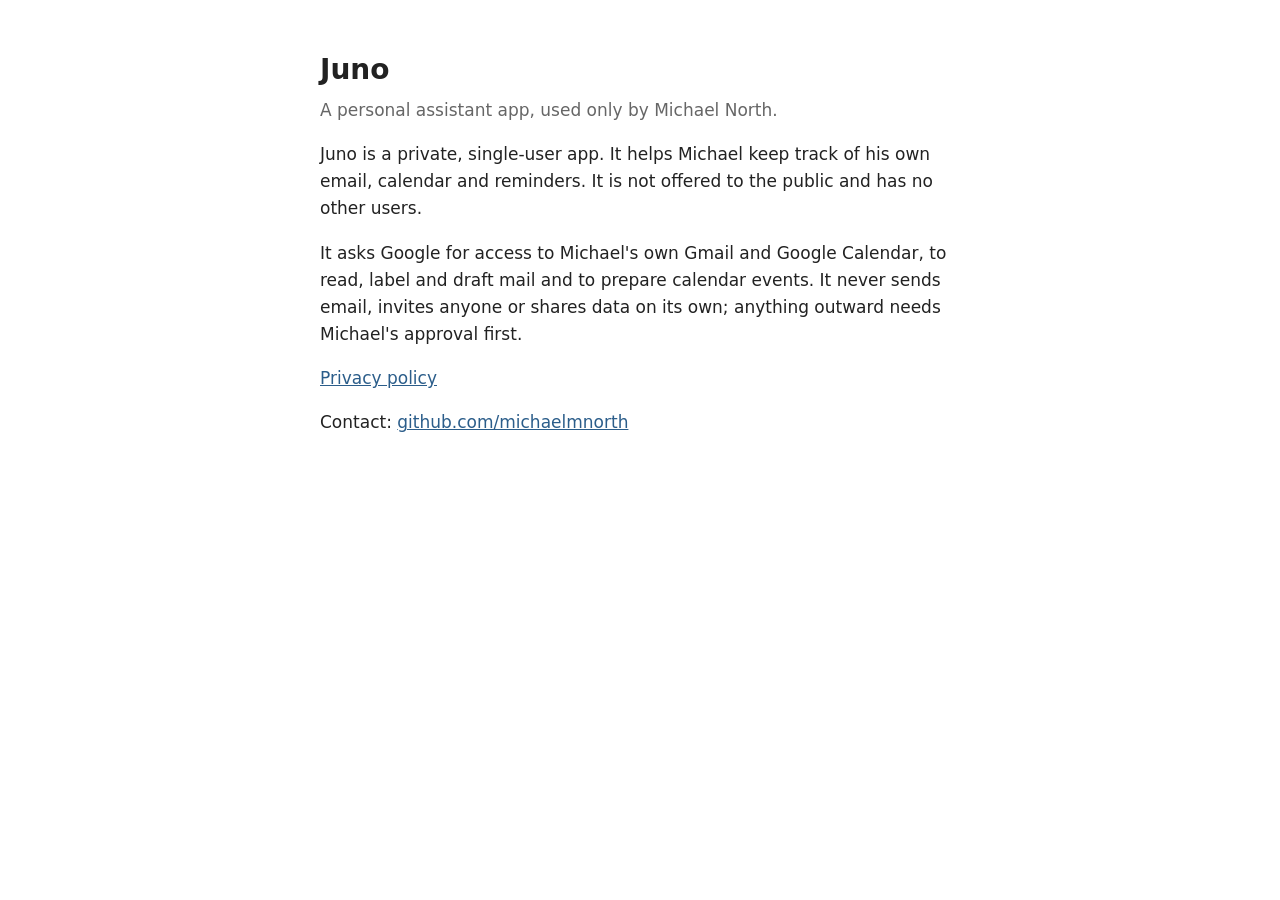
<file: docs/index.html>
<!doctype html>
<html lang="en">
<head>
<meta charset="utf-8">
<meta name="viewport" content="width=device-width, initial-scale=1">
<title>Juno</title>
<style>
  body { font: 17px/1.6 system-ui, sans-serif; max-width: 640px; margin: 48px auto; padding: 0 16px; color: #222; background: #fff; }
  h1 { font-size: 28px; margin-bottom: 4px; }
  p.sub { color: #666; margin-top: 0; }
  a { color: #2b5d8a; }
</style>
</head>
<body>
<h1>Juno</h1>
<p class="sub">A personal assistant app, used only by Michael North.</p>
<p>Juno is a private, single-user app. It helps Michael keep track of his own email, calendar and reminders. It is
not offered to the public and has no other users.</p>
<p>It asks Google for access to Michael's own Gmail and Google Calendar, to read, label and draft mail and to
prepare calendar events. It never sends email, invites anyone or shares data on its own; anything outward needs
Michael's approval first.</p>
<p><a href="privacy.html">Privacy policy</a></p>
<p>Contact: <a href="https://github.com/michaelmnorth">github.com/michaelmnorth</a></p>
</body>
</html>
</file>
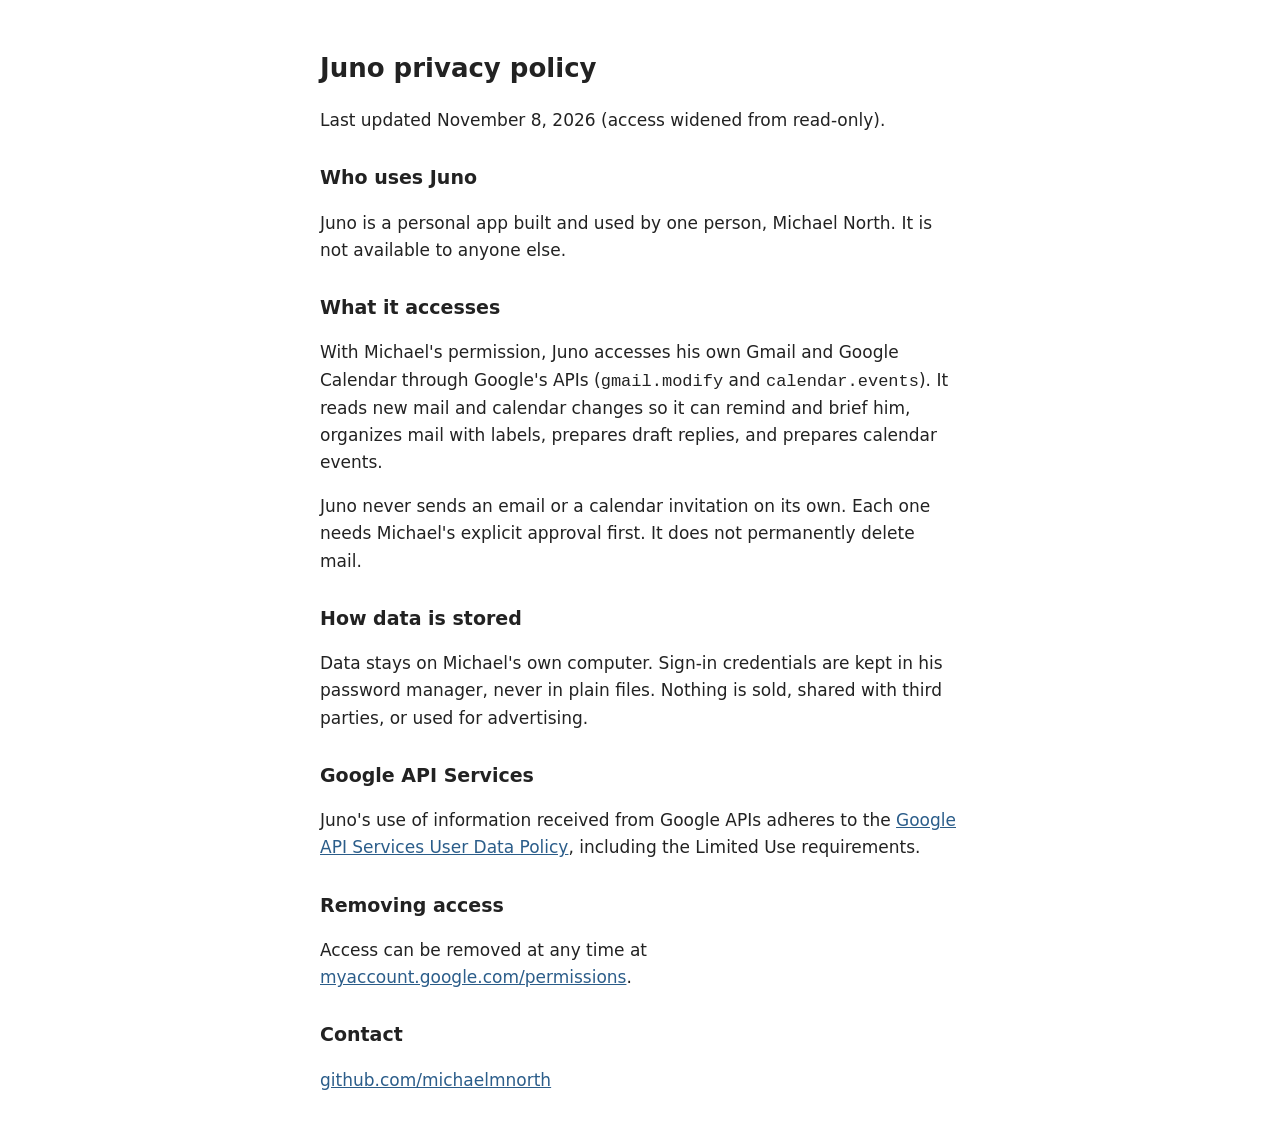
<file: docs/privacy.html>
<!doctype html>
<html lang="en">
<head>
<meta charset="utf-8">
<meta name="viewport" content="width=device-width, initial-scale=1">
<title>Juno privacy policy</title>
<style>
  body { font: 17px/1.6 system-ui, sans-serif; max-width: 640px; margin: 48px auto; padding: 0 16px; color: #222; background: #fff; }
  h1 { font-size: 26px; }
  h2 { font-size: 19px; margin-top: 28px; }
  a { color: #2b5d8a; }
</style>
</head>
<body>
<h1>Juno privacy policy</h1>
<p>Last updated November 8, 2026 (access widened from read-only).</p>

<h2>Who uses Juno</h2>
<p>Juno is a personal app built and used by one person, Michael North. It is not available to anyone else.</p>

<h2>What it accesses</h2>
<p>With Michael's permission, Juno accesses his own Gmail and Google Calendar through Google's APIs
(<code>gmail.modify</code> and <code>calendar.events</code>). It reads new mail and calendar changes so it can remind
and brief him, organizes mail with labels, prepares draft replies, and prepares calendar events.</p>
<p>Juno never sends an email or a calendar invitation on its own. Each one needs Michael's explicit approval first.
It does not permanently delete mail.</p>

<h2>How data is stored</h2>
<p>Data stays on Michael's own computer. Sign-in credentials are kept in his password manager, never in plain
files. Nothing is sold, shared with third parties, or used for advertising.</p>

<h2>Google API Services</h2>
<p>Juno's use of information received from Google APIs adheres to the
<a href="https://developers.google.com/terms/api-services-user-data-policy">Google API Services User Data Policy</a>,
including the Limited Use requirements.</p>

<h2>Removing access</h2>
<p>Access can be removed at any time at <a href="https://myaccount.google.com/permissions">myaccount.google.com/permissions</a>.</p>

<h2>Contact</h2>
<p><a href="https://github.com/michaelmnorth">github.com/michaelmnorth</a></p>
</body>
</html>
</file>
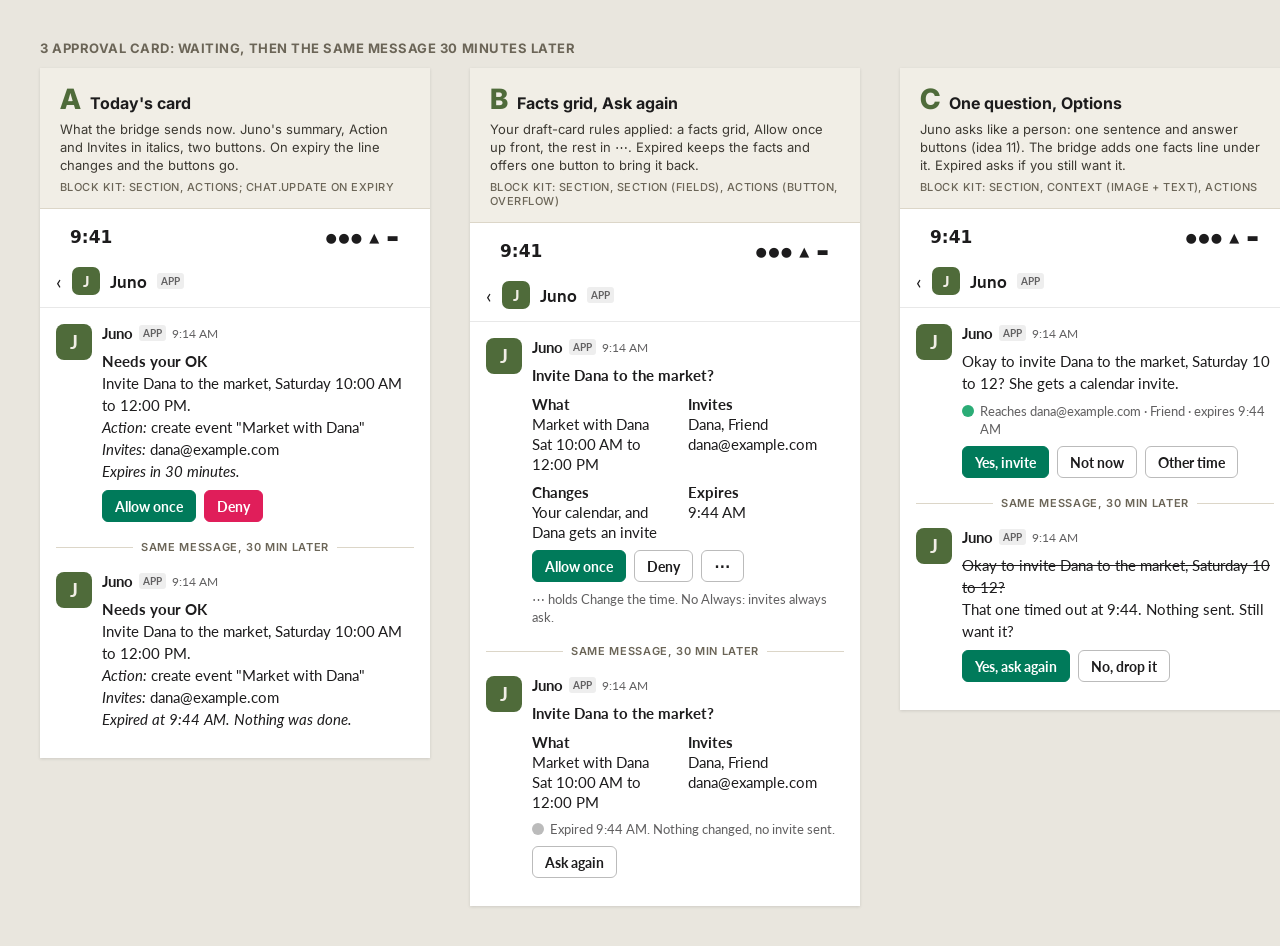
<file: docs/design/3-approval.html>
<!doctype html>
<html><head><meta charset="utf-8"><title>3 Approval card</title><link rel="stylesheet" href="kit.css"></head>
<body>
<div class="lbl">3 Approval card: waiting, then the same message 30 minutes later</div>
<div class="row">

<!-- A -->
<div class="phone">
  <div class="note"><div class="top"><div class="letter">A</div><div class="title">Today's card</div></div>
    <div class="idea">What the bridge sends now. Juno's summary, Action and Invites in italics, two buttons. On expiry the line changes and the buttons go.</div>
    <div class="kit">Block Kit: section, actions; chat.update on expiry</div></div>
  <div class="chrome"></div>
  <div class="msgs">
    <div class="msg" data-juno="9:14 AM"><div class="body">
      <div class="s"><b>Needs your OK</b><br>Invite Dana to the market, Saturday 10:00 AM to 12:00 PM.<br><i>Action:</i> create event "Market with Dana"<br><i>Invites:</i> dana@example.com<br><i>Expires in 30 minutes.</i></div>
      <div class="acts"><span class="btn p">Allow once</span><span class="btn d">Deny</span></div>
    </div></div>
    <div class="state">Same message, 30 min later</div>
    <div class="msg" data-juno="9:14 AM"><div class="body">
      <div class="s"><b>Needs your OK</b><br>Invite Dana to the market, Saturday 10:00 AM to 12:00 PM.<br><i>Action:</i> create event "Market with Dana"<br><i>Invites:</i> dana@example.com<br><i>Expired at 9:44 AM. Nothing was done.</i></div>
    </div></div>
  </div>
</div>

<!-- B -->
<div class="phone">
  <div class="note"><div class="top"><div class="letter">B</div><div class="title">Facts grid, Ask again</div></div>
    <div class="idea">Your draft-card rules applied: a facts grid, Allow once up front, the rest in ⋯. Expired keeps the facts and offers one button to bring it back.</div>
    <div class="kit">Block Kit: section, section (fields), actions (button, overflow)</div></div>
  <div class="chrome"></div>
  <div class="msgs">
    <div class="msg" data-juno="9:14 AM"><div class="body">
      <div class="s"><b>Invite Dana to the market?</b></div>
      <div class="fields">
        <div><b>What</b><br>Market with Dana<br>Sat 10:00 AM to 12:00 PM</div>
        <div><b>Invites</b><br>Dana, Friend<br>dana@example.com</div>
        <div><b>Changes</b><br>Your calendar, and Dana gets an invite</div>
        <div><b>Expires</b><br>9:44 AM</div>
      </div>
      <div class="acts"><span class="btn p">Allow once</span><span class="btn">Deny</span><span class="btn o">⋯</span></div>
      <div class="ctx">⋯ holds Change the time. No Always: invites always ask.</div>
    </div></div>
    <div class="state">Same message, 30 min later</div>
    <div class="msg" data-juno="9:14 AM"><div class="body">
      <div class="s"><b>Invite Dana to the market?</b></div>
      <div class="fields">
        <div><b>What</b><br>Market with Dana<br>Sat 10:00 AM to 12:00 PM</div>
        <div><b>Invites</b><br>Dana, Friend<br>dana@example.com</div>
      </div>
      <div class="ctx"><span class="dot gr"></span><span>Expired 9:44 AM. Nothing changed, no invite sent.</span></div>
      <div class="acts"><span class="btn">Ask again</span></div>
    </div></div>
  </div>
</div>

<!-- C -->
<div class="phone">
  <div class="note"><div class="top"><div class="letter">C</div><div class="title">One question, Options</div></div>
    <div class="idea">Juno asks like a person: one sentence and answer buttons (idea 11). The bridge adds one facts line under it. Expired asks if you still want it.</div>
    <div class="kit">Block Kit: section, context (image + text), actions</div></div>
  <div class="chrome"></div>
  <div class="msgs">
    <div class="msg" data-juno="9:14 AM"><div class="body">
      <div class="s">Okay to invite Dana to the market, Saturday 10 to 12? She gets a calendar invite.</div>
      <div class="ctx"><span class="dot g"></span><span>Reaches dana@example.com · Friend · expires 9:44 AM</span></div>
      <div class="acts"><span class="btn p">Yes, invite</span><span class="btn">Not now</span><span class="btn">Other time</span></div>
    </div></div>
    <div class="state">Same message, 30 min later</div>
    <div class="msg" data-juno="9:14 AM"><div class="body">
      <div class="s"><s>Okay to invite Dana to the market, Saturday 10 to 12?</s><br>That one timed out at 9:44. Nothing sent. Still want it?</div>
      <div class="acts"><span class="btn p">Yes, ask again</span><span class="btn">No, drop it</span></div>
    </div></div>
  </div>
</div>

<!-- D -->
<div class="phone">
  <div class="note"><div class="top"><div class="letter">D</div><div class="title">Grouped</div></div>
    <div class="idea">When a sweep needs several OKs, one card with a row each. Each row has its own button. Expired rows say so; the others stay live.</div>
    <div class="kit">Block Kit: section + button per row, context, actions</div></div>
  <div class="chrome"></div>
  <div class="msgs">
    <div class="msg" data-juno="9:14 AM"><div class="body">
      <div class="s"><b>3 things want your OK</b></div>
      <div class="sec"><div class="grow"><div class="s">Invite Dana to the market, Sat 10 to 12</div><div class="ctx">Dana, Friend · expires 9:44</div></div><span class="btn p">Allow</span></div>
      <div class="sec"><div class="grow"><div class="s">Move the dentist to Thu 3:00 PM</div><div class="ctx">Changes 1 event · expires 9:44</div></div><span class="btn p">Allow</span></div>
      <div class="sec"><div class="grow"><div class="s">Install a new agent: receipt sorter</div><div class="ctx">Adds files to .claude/agents · no expiry</div></div><span class="btn">Review</span></div>
      <div class="acts"><span class="btn">Deny all</span></div>
    </div></div>
    <div class="state">Same message, 30 min later</div>
    <div class="msg" data-juno="9:14 AM"><div class="body">
      <div class="s"><b>1 thing still wants your OK</b></div>
      <div class="sec"><div class="grow"><div class="s"><s>Invite Dana to the market</s></div><div class="ctx">Expired 9:44. Nothing sent.</div></div><span class="btn">Ask again</span></div>
      <div class="sec"><div class="grow"><div class="s"><s>Move the dentist</s></div><div class="ctx">Expired 9:44. Nothing changed.</div></div><span class="btn">Ask again</span></div>
      <div class="sec"><div class="grow"><div class="s">Install a new agent: receipt sorter</div><div class="ctx">Adds files to .claude/agents · no expiry</div></div><span class="btn">Review</span></div>
    </div></div>
  </div>
</div>

</div>
<script src="chrome.js"></script>
</body></html>
</file>
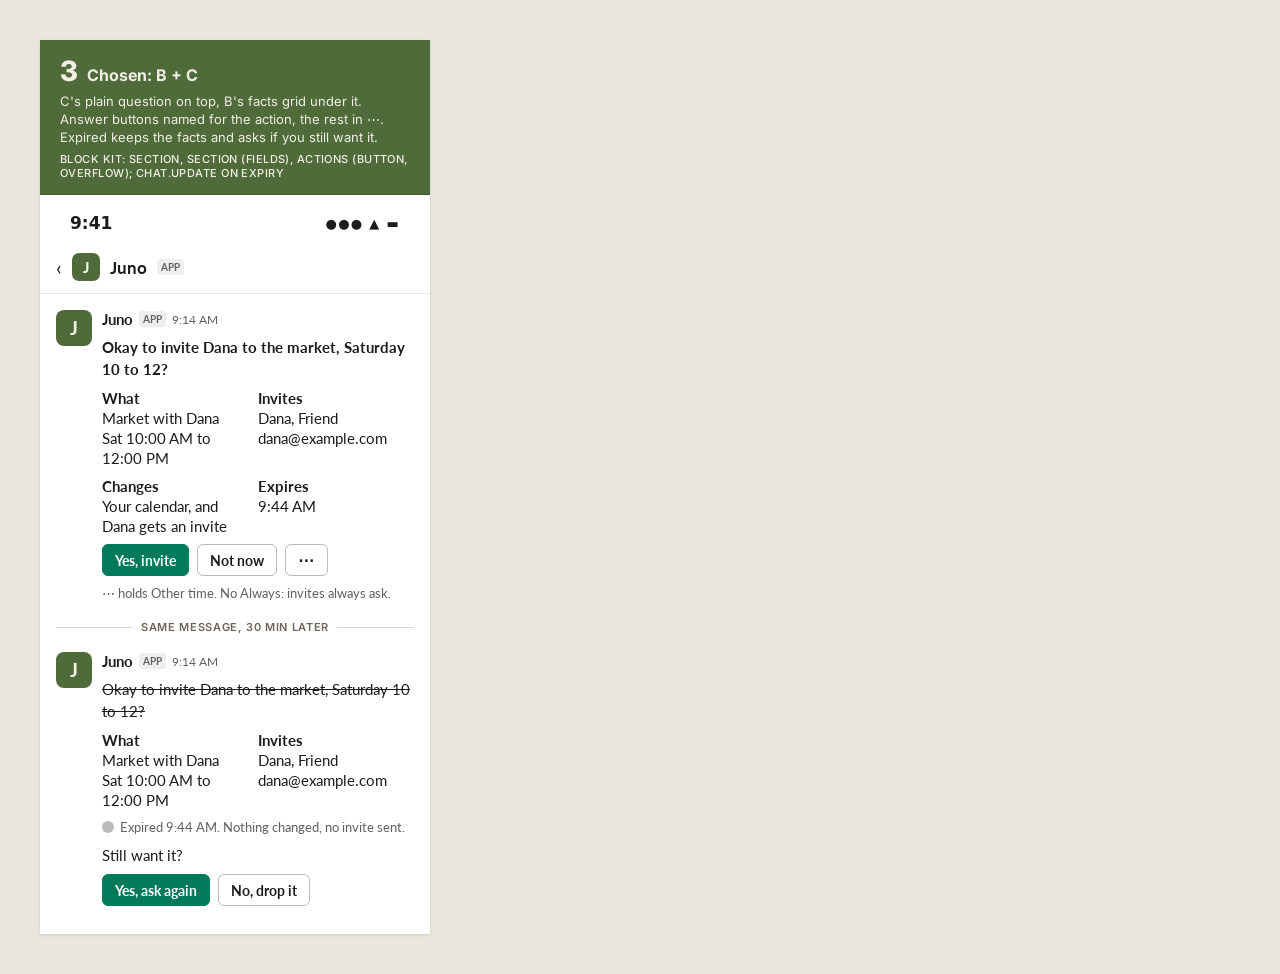
<file: docs/design/3-chosen.html>
<!doctype html>
<html><head><meta charset="utf-8"><title>3 Approval card, chosen</title><link rel="stylesheet" href="kit.css"></head>
<body>
<div class="row">
<div class="phone">
  <div class="note chosen"><div class="top"><div class="letter">3</div><div class="title">Chosen: B + C</div></div>
    <div class="idea">C's plain question on top, B's facts grid under it. Answer buttons named for the action, the rest in ⋯. Expired keeps the facts and asks if you still want it.</div>
    <div class="kit">Block Kit: section, section (fields), actions (button, overflow); chat.update on expiry</div></div>
  <div class="chrome"></div>
  <div class="msgs">
    <div class="msg" data-juno="9:14 AM"><div class="body">
      <div class="s"><b>Okay to invite Dana to the market, Saturday 10 to 12?</b></div>
      <div class="fields">
        <div><b>What</b><br>Market with Dana<br>Sat 10:00 AM to 12:00 PM</div>
        <div><b>Invites</b><br>Dana, Friend<br>dana@example.com</div>
        <div><b>Changes</b><br>Your calendar, and Dana gets an invite</div>
        <div><b>Expires</b><br>9:44 AM</div>
      </div>
      <div class="acts"><span class="btn p">Yes, invite</span><span class="btn">Not now</span><span class="btn o">⋯</span></div>
      <div class="ctx">⋯ holds Other time. No Always: invites always ask.</div>
    </div></div>
    <div class="state">Same message, 30 min later</div>
    <div class="msg" data-juno="9:14 AM"><div class="body">
      <div class="s"><s>Okay to invite Dana to the market, Saturday 10 to 12?</s></div>
      <div class="fields">
        <div><b>What</b><br>Market with Dana<br>Sat 10:00 AM to 12:00 PM</div>
        <div><b>Invites</b><br>Dana, Friend<br>dana@example.com</div>
      </div>
      <div class="ctx"><span class="dot gr"></span><span>Expired 9:44 AM. Nothing changed, no invite sent.</span></div>
      <div class="s">Still want it?</div>
      <div class="acts"><span class="btn p">Yes, ask again</span><span class="btn">No, drop it</span></div>
    </div></div>
  </div>
</div>
</div>
<script src="chrome.js"></script>
</body></html>
</file>
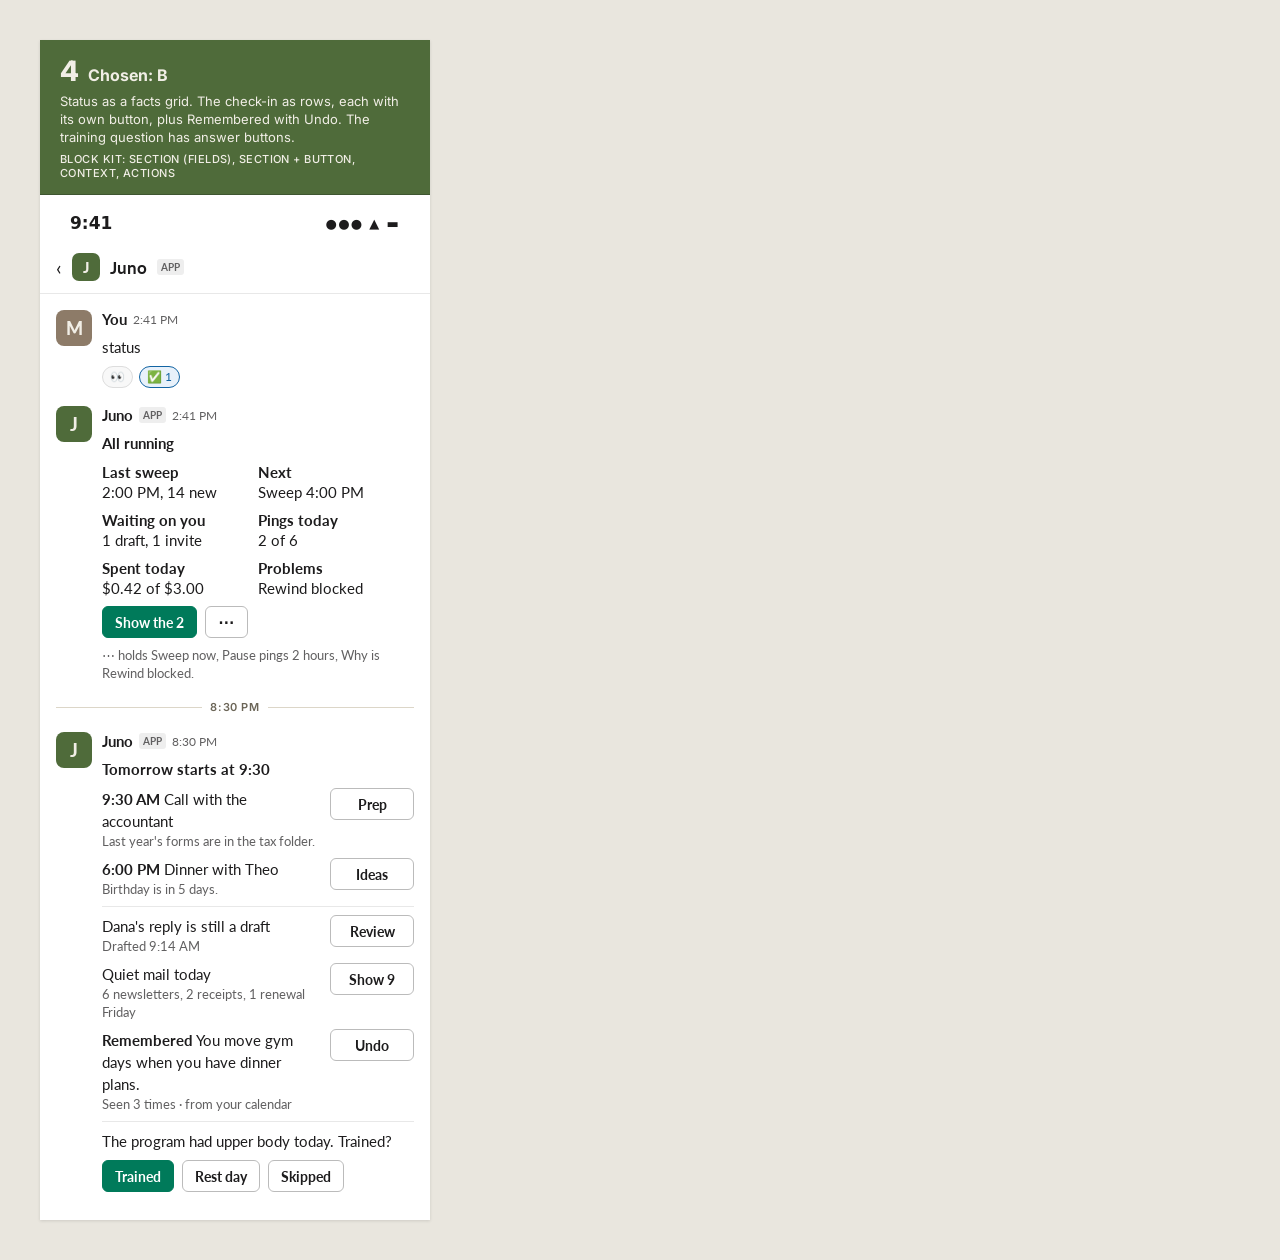
<file: docs/design/4-chosen.html>
<!doctype html>
<html><head><meta charset="utf-8"><title>4 Status and check-in, chosen</title><link rel="stylesheet" href="kit.css"></head>
<body>
<div class="row">
<!-- B -->
<div class="phone">
  <div class="note chosen"><div class="top"><div class="letter">4</div><div class="title">Chosen: B</div></div>
    <div class="idea">Status as a facts grid. The check-in as rows, each with its own button, plus Remembered with Undo. The training question has answer buttons.</div>
    <div class="kit">Block Kit: section (fields), section + button, context, actions</div></div>
  <div class="chrome"></div>
  <div class="msgs">
    <div class="msg" data-me="2:41 PM"><div class="body"><div class="s">status</div>
      <div class="reacts"><span class="react">👀</span><span class="react on">✅ 1</span></div></div></div>
    <div class="msg" data-juno="2:41 PM"><div class="body">
      <div class="s"><b>All running</b></div>
      <div class="fields">
        <div><b>Last sweep</b><br>2:00 PM, 14 new</div>
        <div><b>Next</b><br>Sweep 4:00 PM</div>
        <div><b>Waiting on you</b><br>1 draft, 1 invite</div>
        <div><b>Pings today</b><br>2 of 6</div>
        <div><b>Spent today</b><br>$0.42 of $3.00</div>
        <div><b>Problems</b><br>Rewind blocked</div>
      </div>
      <div class="acts"><span class="btn p">Show the 2</span><span class="btn o">⋯</span></div>
      <div class="ctx">⋯ holds Sweep now, Pause pings 2 hours, Why is Rewind blocked.</div>
    </div></div>
    <div class="state">8:30 PM</div>
    <div class="msg" data-juno="8:30 PM"><div class="body">
      <div class="s"><b>Tomorrow starts at 9:30</b></div>
      <div class="sec"><div class="grow"><div class="s"><b>9:30 AM</b> Call with the accountant</div><div class="ctx">Last year's forms are in the tax folder.</div></div><span class="btn">Prep</span></div>
      <div class="sec"><div class="grow"><div class="s"><b>6:00 PM</b> Dinner with Theo</div><div class="ctx">Birthday is in 5 days.</div></div><span class="btn">Ideas</span></div>
      <div class="div"></div>
      <div class="sec"><div class="grow"><div class="s">Dana's reply is still a draft</div><div class="ctx">Drafted 9:14 AM</div></div><span class="btn">Review</span></div>
      <div class="sec"><div class="grow"><div class="s">Quiet mail today</div><div class="ctx">6 newsletters, 2 receipts, 1 renewal Friday</div></div><span class="btn">Show 9</span></div>
      <div class="sec"><div class="grow"><div class="s"><b>Remembered</b> You move gym days when you have dinner plans.</div><div class="ctx">Seen 3 times · from your calendar</div></div><span class="btn">Undo</span></div>
      <div class="div"></div>
      <div class="s">The program had upper body today. Trained?</div>
      <div class="acts"><span class="btn p">Trained</span><span class="btn">Rest day</span><span class="btn">Skipped</span></div>
    </div></div>
  </div>
</div>

</div>
<script src="chrome.js"></script>
</body></html>
</file>
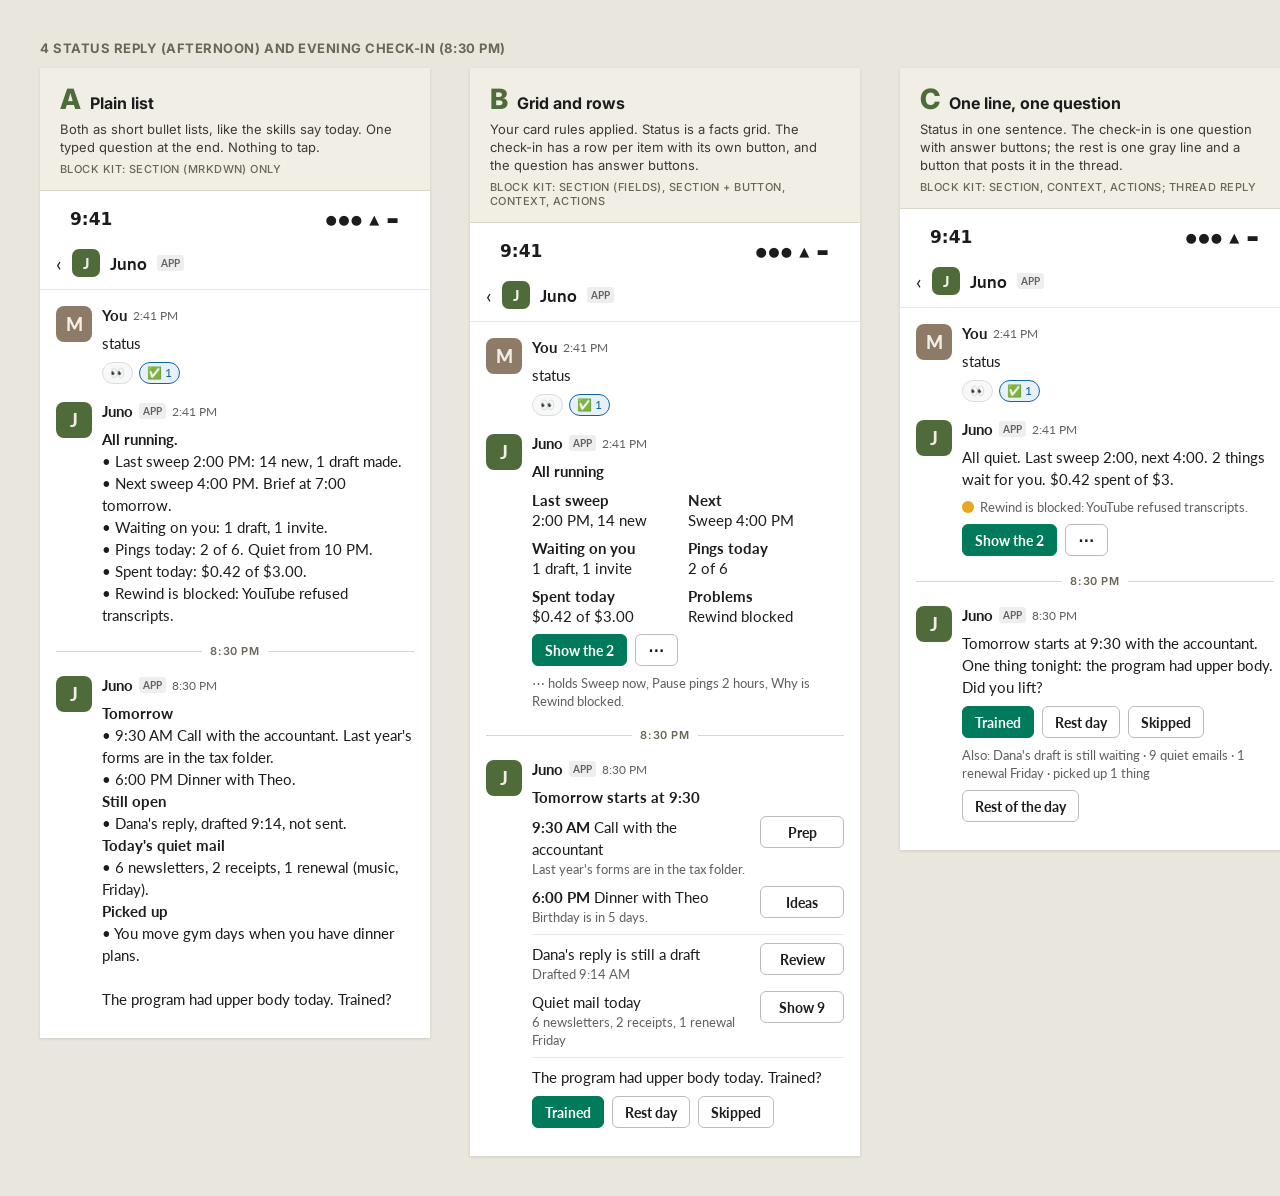
<file: docs/design/4-status-checkin.html>
<!doctype html>
<html><head><meta charset="utf-8"><title>4 Status and evening check-in</title><link rel="stylesheet" href="kit.css"></head>
<body>
<div class="lbl">4 Status reply (afternoon) and evening check-in (8:30 PM)</div>
<div class="row">

<!-- A -->
<div class="phone">
  <div class="note"><div class="top"><div class="letter">A</div><div class="title">Plain list</div></div>
    <div class="idea">Both as short bullet lists, like the skills say today. One typed question at the end. Nothing to tap.</div>
    <div class="kit">Block Kit: section (mrkdwn) only</div></div>
  <div class="chrome"></div>
  <div class="msgs">
    <div class="msg" data-me="2:41 PM"><div class="body"><div class="s">status</div>
      <div class="reacts"><span class="react">👀</span><span class="react on">✅ 1</span></div></div></div>
    <div class="msg" data-juno="2:41 PM"><div class="body">
      <div class="s"><b>All running.</b><br>• Last sweep 2:00 PM: 14 new, 1 draft made.<br>• Next sweep 4:00 PM. Brief at 7:00 tomorrow.<br>• Waiting on you: 1 draft, 1 invite.<br>• Pings today: 2 of 6. Quiet from 10 PM.<br>• Spent today: $0.42 of $3.00.<br>• Rewind is blocked: YouTube refused transcripts.</div>
    </div></div>
    <div class="state">8:30 PM</div>
    <div class="msg" data-juno="8:30 PM"><div class="body">
      <div class="s"><b>Tomorrow</b><br>• 9:30 AM Call with the accountant. Last year's forms are in the tax folder.<br>• 6:00 PM Dinner with Theo.<br><b>Still open</b><br>• Dana's reply, drafted 9:14, not sent.<br><b>Today's quiet mail</b><br>• 6 newsletters, 2 receipts, 1 renewal (music, Friday).<br><b>Picked up</b><br>• You move gym days when you have dinner plans.<br><br>The program had upper body today. Trained?</div>
    </div></div>
  </div>
</div>

<!-- B -->
<div class="phone">
  <div class="note"><div class="top"><div class="letter">B</div><div class="title">Grid and rows</div></div>
    <div class="idea">Your card rules applied. Status is a facts grid. The check-in has a row per item with its own button, and the question has answer buttons.</div>
    <div class="kit">Block Kit: section (fields), section + button, context, actions</div></div>
  <div class="chrome"></div>
  <div class="msgs">
    <div class="msg" data-me="2:41 PM"><div class="body"><div class="s">status</div>
      <div class="reacts"><span class="react">👀</span><span class="react on">✅ 1</span></div></div></div>
    <div class="msg" data-juno="2:41 PM"><div class="body">
      <div class="s"><b>All running</b></div>
      <div class="fields">
        <div><b>Last sweep</b><br>2:00 PM, 14 new</div>
        <div><b>Next</b><br>Sweep 4:00 PM</div>
        <div><b>Waiting on you</b><br>1 draft, 1 invite</div>
        <div><b>Pings today</b><br>2 of 6</div>
        <div><b>Spent today</b><br>$0.42 of $3.00</div>
        <div><b>Problems</b><br>Rewind blocked</div>
      </div>
      <div class="acts"><span class="btn p">Show the 2</span><span class="btn o">⋯</span></div>
      <div class="ctx">⋯ holds Sweep now, Pause pings 2 hours, Why is Rewind blocked.</div>
    </div></div>
    <div class="state">8:30 PM</div>
    <div class="msg" data-juno="8:30 PM"><div class="body">
      <div class="s"><b>Tomorrow starts at 9:30</b></div>
      <div class="sec"><div class="grow"><div class="s"><b>9:30 AM</b> Call with the accountant</div><div class="ctx">Last year's forms are in the tax folder.</div></div><span class="btn">Prep</span></div>
      <div class="sec"><div class="grow"><div class="s"><b>6:00 PM</b> Dinner with Theo</div><div class="ctx">Birthday is in 5 days.</div></div><span class="btn">Ideas</span></div>
      <div class="div"></div>
      <div class="sec"><div class="grow"><div class="s">Dana's reply is still a draft</div><div class="ctx">Drafted 9:14 AM</div></div><span class="btn">Review</span></div>
      <div class="sec"><div class="grow"><div class="s">Quiet mail today</div><div class="ctx">6 newsletters, 2 receipts, 1 renewal Friday</div></div><span class="btn">Show 9</span></div>
      <div class="div"></div>
      <div class="s">The program had upper body today. Trained?</div>
      <div class="acts"><span class="btn p">Trained</span><span class="btn">Rest day</span><span class="btn">Skipped</span></div>
    </div></div>
  </div>
</div>

<!-- C -->
<div class="phone">
  <div class="note"><div class="top"><div class="letter">C</div><div class="title">One line, one question</div></div>
    <div class="idea">Status in one sentence. The check-in is one question with answer buttons; the rest is one gray line and a button that posts it in the thread.</div>
    <div class="kit">Block Kit: section, context, actions; thread reply</div></div>
  <div class="chrome"></div>
  <div class="msgs">
    <div class="msg" data-me="2:41 PM"><div class="body"><div class="s">status</div>
      <div class="reacts"><span class="react">👀</span><span class="react on">✅ 1</span></div></div></div>
    <div class="msg" data-juno="2:41 PM"><div class="body">
      <div class="s">All quiet. Last sweep 2:00, next 4:00. 2 things wait for you. $0.42 spent of $3.</div>
      <div class="ctx"><span class="dot a"></span><span>Rewind is blocked: YouTube refused transcripts.</span></div>
      <div class="acts"><span class="btn p">Show the 2</span><span class="btn o">⋯</span></div>
    </div></div>
    <div class="state">8:30 PM</div>
    <div class="msg" data-juno="8:30 PM"><div class="body">
      <div class="s">Tomorrow starts at 9:30 with the accountant. One thing tonight: the program had upper body. Did you lift?</div>
      <div class="acts"><span class="btn p">Trained</span><span class="btn">Rest day</span><span class="btn">Skipped</span></div>
      <div class="ctx">Also: Dana's draft is still waiting · 9 quiet emails · 1 renewal Friday · picked up 1 thing</div>
      <div class="acts"><span class="btn">Rest of the day</span></div>
    </div></div>
  </div>
</div>

</div>
<script src="chrome.js"></script>
</body></html>
</file>
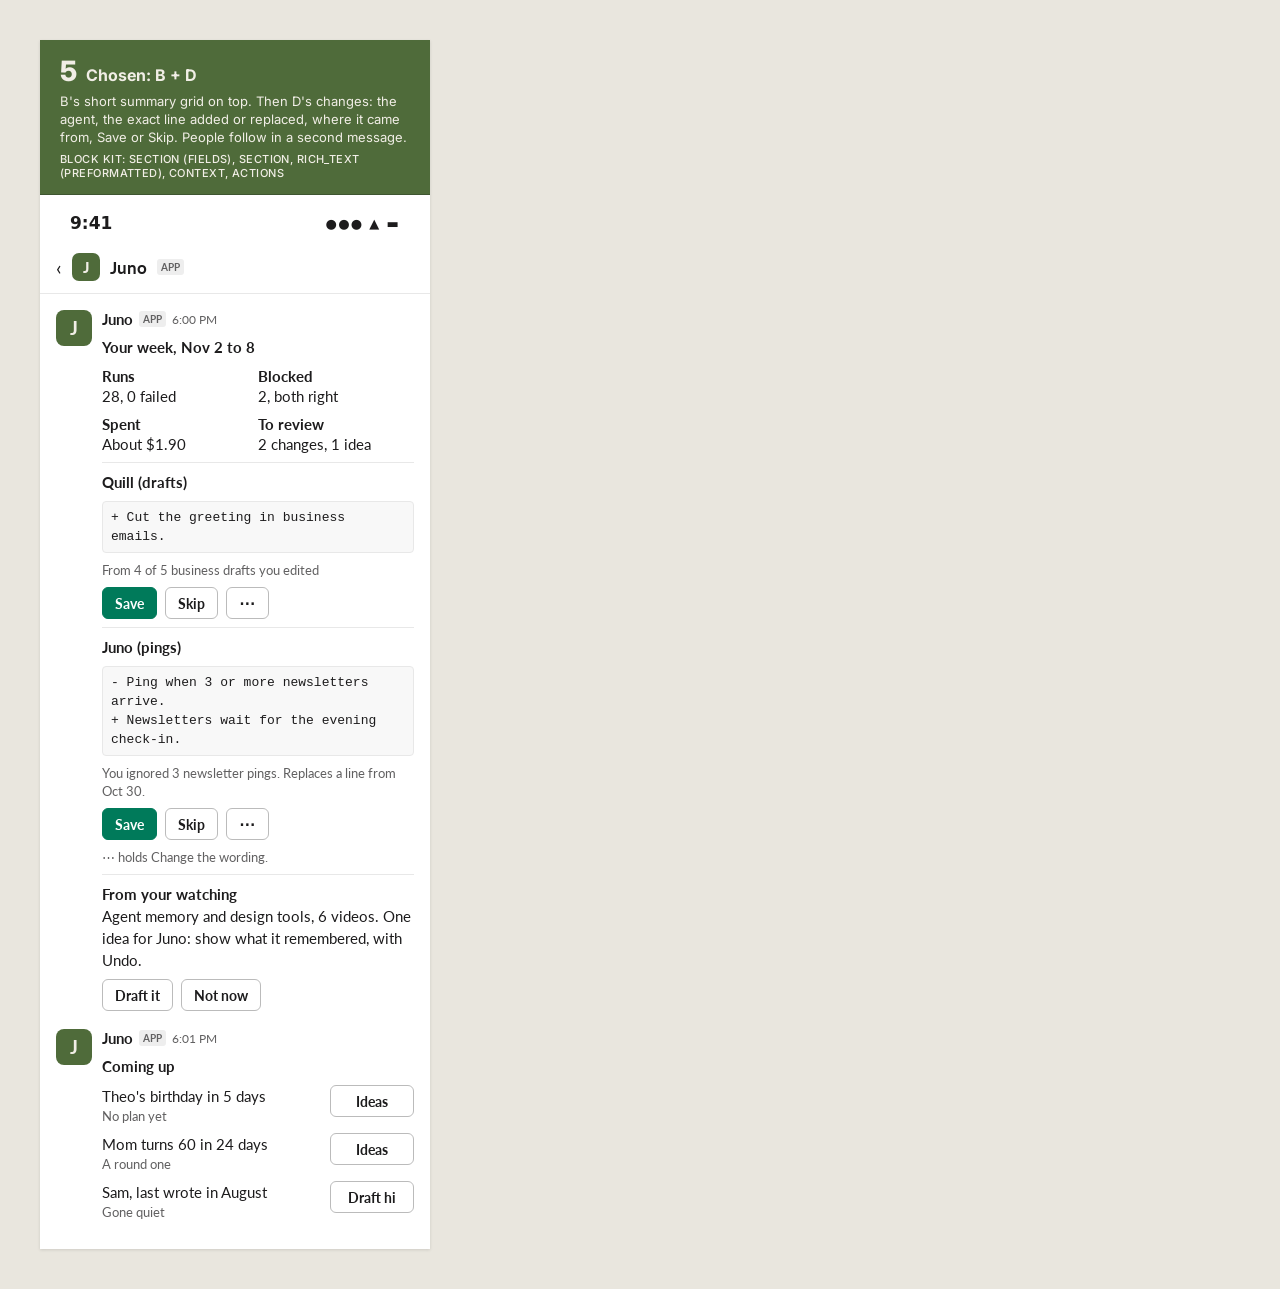
<file: docs/design/5-chosen.html>
<!doctype html>
<html><head><meta charset="utf-8"><title>5 Sunday reflection, chosen</title><link rel="stylesheet" href="kit.css"></head>
<body>
<div class="row">
<div class="phone">
  <div class="note chosen"><div class="top"><div class="letter">5</div><div class="title">Chosen: B + D</div></div>
    <div class="idea">B's short summary grid on top. Then D's changes: the agent, the exact line added or replaced, where it came from, Save or Skip. People follow in a second message.</div>
    <div class="kit">Block Kit: section (fields), section, rich_text (preformatted), context, actions</div></div>
  <div class="chrome"></div>
  <div class="msgs">
    <div class="msg" data-juno="6:00 PM"><div class="body">
      <div class="s"><b>Your week, Nov 2 to 8</b></div>
      <div class="fields">
        <div><b>Runs</b><br>28, 0 failed</div>
        <div><b>Blocked</b><br>2, both right</div>
        <div><b>Spent</b><br>About $1.90</div>
        <div><b>To review</b><br>2 changes, 1 idea</div>
      </div>
      <div class="div"></div>
      <div class="s"><b>Quill (drafts)</b></div>
      <div class="mono"><span class="add">+ Cut the greeting in business emails.</span></div>
      <div class="ctx">From 4 of 5 business drafts you edited</div>
      <div class="acts"><span class="btn p">Save</span><span class="btn">Skip</span><span class="btn o">⋯</span></div>
      <div class="div"></div>
      <div class="s"><b>Juno (pings)</b></div>
      <div class="mono"><span class="del">- Ping when 3 or more newsletters arrive.</span><br><span class="add">+ Newsletters wait for the evening check-in.</span></div>
      <div class="ctx">You ignored 3 newsletter pings. Replaces a line from Oct 30.</div>
      <div class="acts"><span class="btn p">Save</span><span class="btn">Skip</span><span class="btn o">⋯</span></div>
      <div class="ctx">⋯ holds Change the wording.</div>
      <div class="div"></div>
      <div class="s"><b>From your watching</b><br>Agent memory and design tools, 6 videos. One idea for Juno: show what it remembered, with Undo.</div>
      <div class="acts"><span class="btn">Draft it</span><span class="btn">Not now</span></div>
    </div></div>
    <div class="msg" data-juno="6:01 PM"><div class="body">
      <div class="s"><b>Coming up</b></div>
      <div class="sec"><div class="grow"><div class="s">Theo's birthday in 5 days</div><div class="ctx">No plan yet</div></div><span class="btn">Ideas</span></div>
      <div class="sec"><div class="grow"><div class="s">Mom turns 60 in 24 days</div><div class="ctx">A round one</div></div><span class="btn">Ideas</span></div>
      <div class="sec"><div class="grow"><div class="s">Sam, last wrote in August</div><div class="ctx">Gone quiet</div></div><span class="btn">Draft hi</span></div>
    </div></div>
  </div>
</div>
</div>
<script src="chrome.js"></script>
</body></html>
</file>
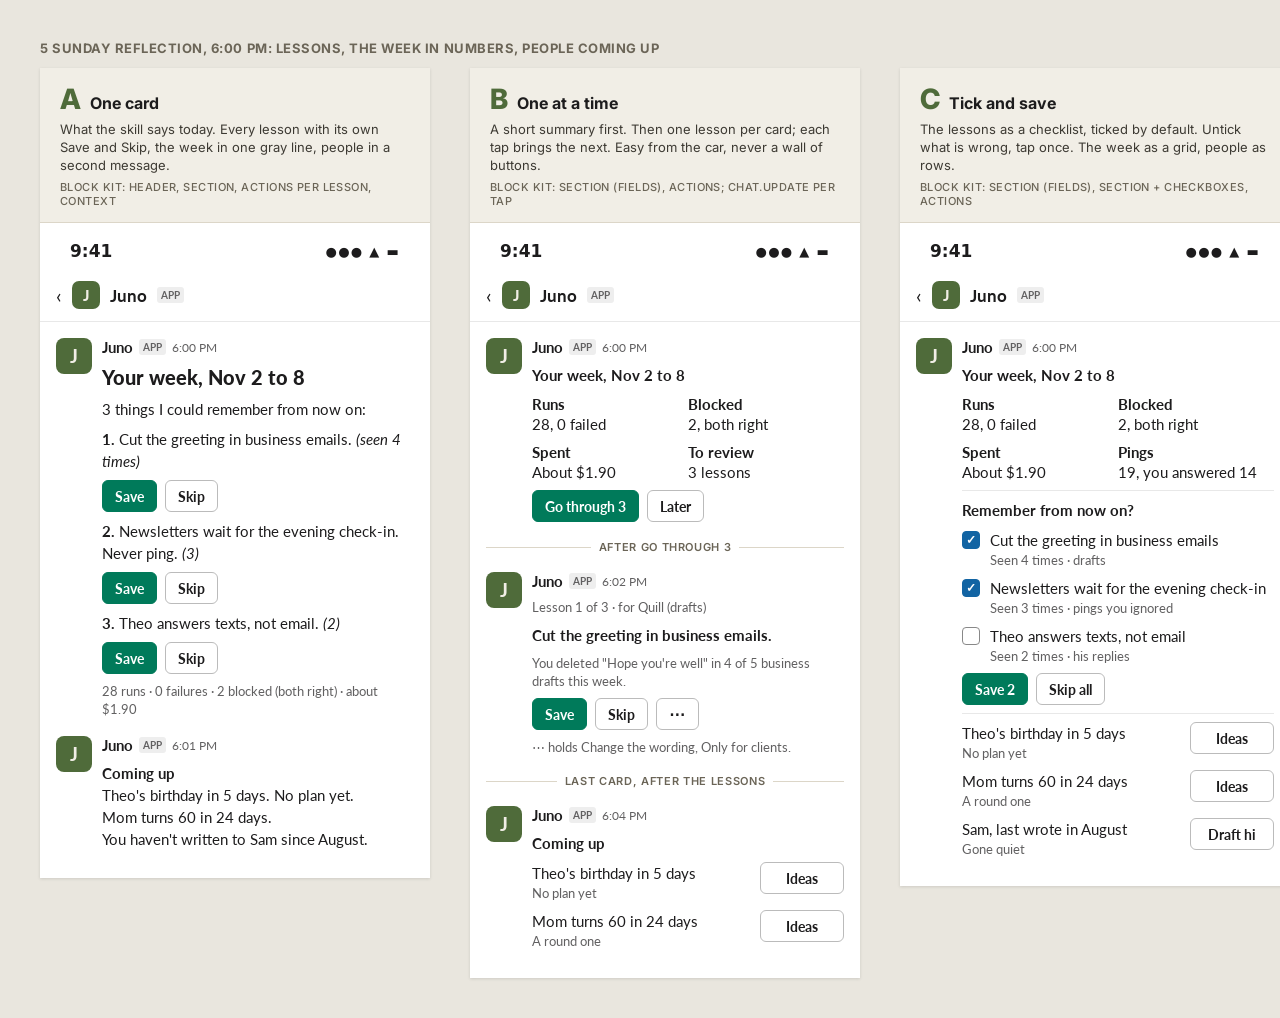
<file: docs/design/5-reflection.html>
<!doctype html>
<html><head><meta charset="utf-8"><title>5 Sunday reflection</title><link rel="stylesheet" href="kit.css"></head>
<body>
<div class="lbl">5 Sunday reflection, 6:00 PM: lessons, the week in numbers, people coming up</div>
<div class="row">

<!-- A -->
<div class="phone">
  <div class="note"><div class="top"><div class="letter">A</div><div class="title">One card</div></div>
    <div class="idea">What the skill says today. Every lesson with its own Save and Skip, the week in one gray line, people in a second message.</div>
    <div class="kit">Block Kit: header, section, actions per lesson, context</div></div>
  <div class="chrome"></div>
  <div class="msgs">
    <div class="msg" data-juno="6:00 PM"><div class="body">
      <div class="hdr">Your week, Nov 2 to 8</div>
      <div class="s">3 things I could remember from now on:</div>
      <div class="s"><b>1.</b> Cut the greeting in business emails. <i>(seen 4 times)</i></div>
      <div class="acts"><span class="btn p">Save</span><span class="btn">Skip</span></div>
      <div class="s"><b>2.</b> Newsletters wait for the evening check-in. Never ping. <i>(3)</i></div>
      <div class="acts"><span class="btn p">Save</span><span class="btn">Skip</span></div>
      <div class="s"><b>3.</b> Theo answers texts, not email. <i>(2)</i></div>
      <div class="acts"><span class="btn p">Save</span><span class="btn">Skip</span></div>
      <div class="ctx">28 runs · 0 failures · 2 blocked (both right) · about $1.90</div>
    </div></div>
    <div class="msg" data-juno="6:01 PM"><div class="body">
      <div class="s"><b>Coming up</b><br>Theo's birthday in 5 days. No plan yet.<br>Mom turns 60 in 24 days.<br>You haven't written to Sam since August.</div>
    </div></div>
  </div>
</div>

<!-- B -->
<div class="phone">
  <div class="note"><div class="top"><div class="letter">B</div><div class="title">One at a time</div></div>
    <div class="idea">A short summary first. Then one lesson per card; each tap brings the next. Easy from the car, never a wall of buttons.</div>
    <div class="kit">Block Kit: section (fields), actions; chat.update per tap</div></div>
  <div class="chrome"></div>
  <div class="msgs">
    <div class="msg" data-juno="6:00 PM"><div class="body">
      <div class="s"><b>Your week, Nov 2 to 8</b></div>
      <div class="fields">
        <div><b>Runs</b><br>28, 0 failed</div>
        <div><b>Blocked</b><br>2, both right</div>
        <div><b>Spent</b><br>About $1.90</div>
        <div><b>To review</b><br>3 lessons</div>
      </div>
      <div class="acts"><span class="btn p">Go through 3</span><span class="btn">Later</span></div>
    </div></div>
    <div class="state">After Go through 3</div>
    <div class="msg" data-juno="6:02 PM"><div class="body">
      <div class="ctx">Lesson 1 of 3 · for Quill (drafts)</div>
      <div class="s"><b>Cut the greeting in business emails.</b></div>
      <div class="ctx">You deleted "Hope you're well" in 4 of 5 business drafts this week.</div>
      <div class="acts"><span class="btn p">Save</span><span class="btn">Skip</span><span class="btn o">⋯</span></div>
      <div class="ctx">⋯ holds Change the wording, Only for clients.</div>
    </div></div>
    <div class="state">Last card, after the lessons</div>
    <div class="msg" data-juno="6:04 PM"><div class="body">
      <div class="s"><b>Coming up</b></div>
      <div class="sec"><div class="grow"><div class="s">Theo's birthday in 5 days</div><div class="ctx">No plan yet</div></div><span class="btn">Ideas</span></div>
      <div class="sec"><div class="grow"><div class="s">Mom turns 60 in 24 days</div><div class="ctx">A round one</div></div><span class="btn">Ideas</span></div>
    </div></div>
  </div>
</div>

<!-- C -->
<div class="phone">
  <div class="note"><div class="top"><div class="letter">C</div><div class="title">Tick and save</div></div>
    <div class="idea">The lessons as a checklist, ticked by default. Untick what is wrong, tap once. The week as a grid, people as rows.</div>
    <div class="kit">Block Kit: section (fields), section + checkboxes, actions</div></div>
  <div class="chrome"></div>
  <div class="msgs">
    <div class="msg" data-juno="6:00 PM"><div class="body">
      <div class="s"><b>Your week, Nov 2 to 8</b></div>
      <div class="fields">
        <div><b>Runs</b><br>28, 0 failed</div>
        <div><b>Blocked</b><br>2, both right</div>
        <div><b>Spent</b><br>About $1.90</div>
        <div><b>Pings</b><br>19, you answered 14</div>
      </div>
      <div class="div"></div>
      <div class="s"><b>Remember from now on?</b></div>
      <div class="chk"><span class="box on">✓</span><span>Cut the greeting in business emails<br><span class="ctx">Seen 4 times · drafts</span></span></div>
      <div class="chk"><span class="box on">✓</span><span>Newsletters wait for the evening check-in<br><span class="ctx">Seen 3 times · pings you ignored</span></span></div>
      <div class="chk"><span class="box"></span><span>Theo answers texts, not email<br><span class="ctx">Seen 2 times · his replies</span></span></div>
      <div class="acts"><span class="btn p">Save 2</span><span class="btn">Skip all</span></div>
      <div class="div"></div>
      <div class="sec"><div class="grow"><div class="s">Theo's birthday in 5 days</div><div class="ctx">No plan yet</div></div><span class="btn">Ideas</span></div>
      <div class="sec"><div class="grow"><div class="s">Mom turns 60 in 24 days</div><div class="ctx">A round one</div></div><span class="btn">Ideas</span></div>
      <div class="sec"><div class="grow"><div class="s">Sam, last wrote in August</div><div class="ctx">Gone quiet</div></div><span class="btn">Draft hi</span></div>
    </div></div>
  </div>
</div>

<!-- D -->
<div class="phone">
  <div class="note"><div class="top"><div class="letter">D</div><div class="title">Show the change</div></div>
    <div class="idea">Each lesson as the exact line that changes, in the file it goes to, with where it came from (idea 17). When it replaces an old line, you see both.</div>
    <div class="kit">Block Kit: section, context, rich_text (preformatted), actions</div></div>
  <div class="chrome"></div>
  <div class="msgs">
    <div class="msg" data-juno="6:00 PM"><div class="body">
      <div class="s"><b>3 changes to how I work</b></div>
      <div class="ctx">28 runs · 0 failures · 2 blocked (both right) · about $1.90</div>
      <div class="div"></div>
      <div class="s"><b>Quill (drafts)</b></div>
      <div class="mono"><span class="add">+ Cut the greeting in business emails.</span></div>
      <div class="ctx">From 4 of 5 business drafts you edited</div>
      <div class="acts"><span class="btn p">Save</span><span class="btn">Skip</span></div>
      <div class="div"></div>
      <div class="s"><b>Juno (pings)</b></div>
      <div class="mono"><span class="del">- Ping when 3 or more newsletters arrive.</span><br><span class="add">+ Newsletters wait for the evening check-in.</span></div>
      <div class="ctx">You ignored 3 newsletter pings. Replaces a line from Oct 30.</div>
      <div class="acts"><span class="btn p">Save</span><span class="btn">Skip</span></div>
      <div class="div"></div>
      <div class="s"><b>Learning:</b> agent memory, design tools (6 videos). One idea for Juno: show what it remembered, with Undo.</div>
      <div class="acts"><span class="btn">Draft it</span><span class="btn">Not now</span></div>
    </div></div>
  </div>
</div>

</div>
<script src="chrome.js"></script>
</body></html>
</file>
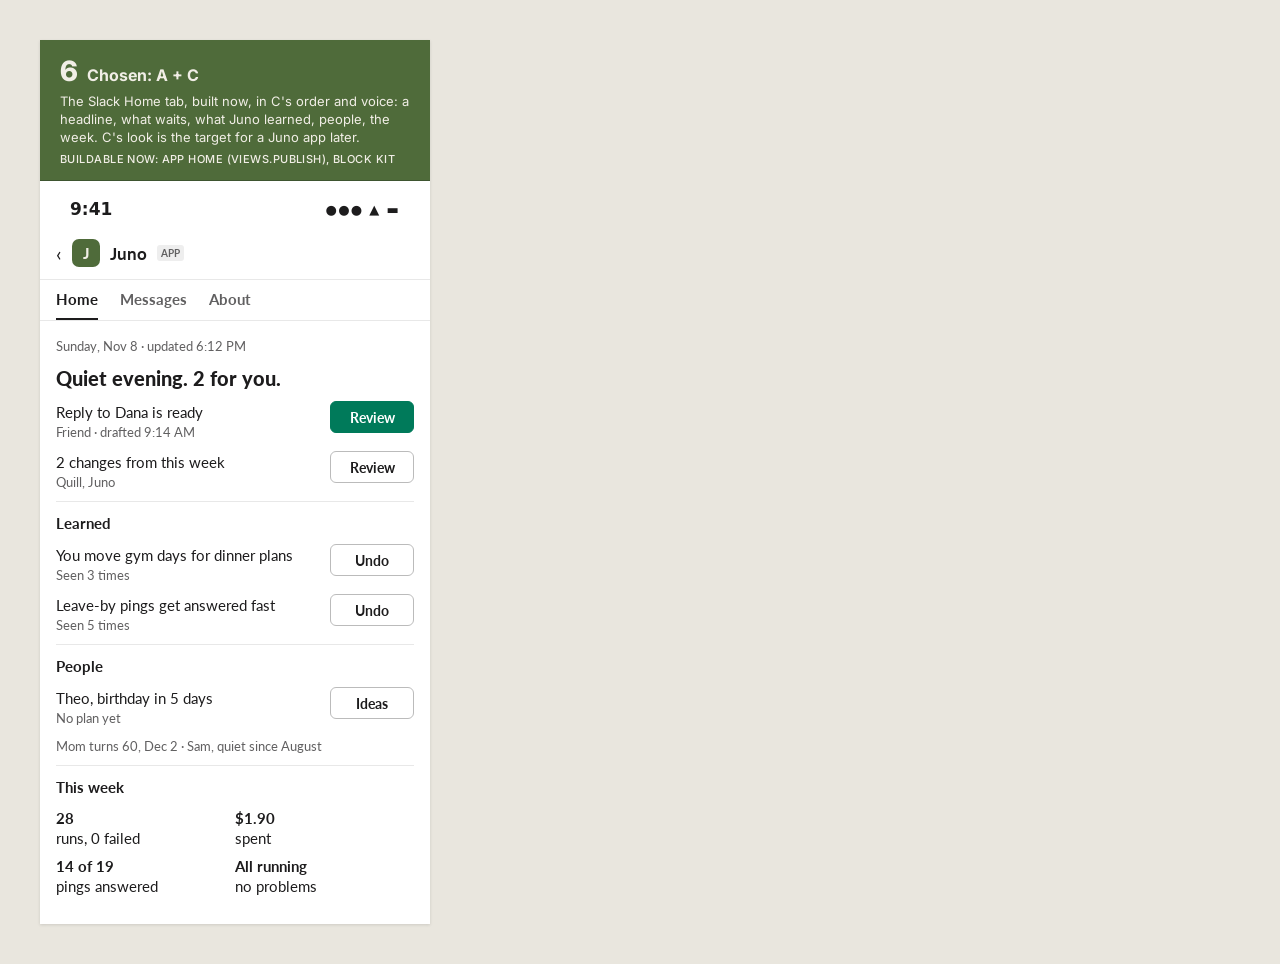
<file: docs/design/6-chosen.html>
<!doctype html>
<html><head><meta charset="utf-8"><title>6 Juno home, chosen</title><link rel="stylesheet" href="kit.css">
<style>
.tabs { display: flex; gap: 22px; padding: 0 16px; border-bottom: 1px solid #E8E8E8; font-size: 15px; font-weight: 700; color: #616061; }
.tabs span { padding: 10px 0; }
.tabs .on { color: #1D1C1D; border-bottom: 2px solid #1D1C1D; }
.home { padding: 16px 16px 28px; display: flex; flex-direction: column; gap: 10px; }
.app { background: #FBFAF6; font-family: Inter, sans-serif; color: #1F231C; }
.app .status { color: #1F231C; }
.big { font-weight: 800; font-size: 34px; line-height: 38px; letter-spacing: -.02em; padding: 4px 20px 4px; }
.sub { font-size: 14px; line-height: 20px; color: #6B6557; padding: 0 20px 14px; }
.search { margin: 0 16px 10px; height: 36px; border-radius: 10px; background: #EFECE4; display: flex; align-items: center; padding: 0 12px; font-size: 15px; color: #8A8375; }
.bot { display: flex; gap: 12px; align-items: center; padding: 11px 16px; }
.bot + .bot .txt { border-top: 1px solid #E6E1D6; }
.bav { width: 46px; height: 46px; border-radius: 23px; display: flex; align-items: center; justify-content: center; font-weight: 700; font-size: 17px; color: #F1EEE6; flex-shrink: 0; background: #4F6B3A; }
.bav.l { background: #DCE3D2; color: #3E5530; }
.txt { flex: 1; min-width: 0; display: flex; flex-direction: column; gap: 2px; padding-top: 2px; }
.nm { display: flex; justify-content: space-between; align-items: baseline; font-weight: 700; font-size: 16px; }
.nm span { font-weight: 400; font-size: 13px; color: #8A8375; }
.ln { font-size: 14px; line-height: 19px; color: #5C574C; display: flex; justify-content: space-between; gap: 8px; }
.ln b { width: 9px; height: 9px; border-radius: 5px; background: #4F6B3A; flex-shrink: 0; margin-top: 5px; }
.mood { font-size: 12px; color: #6E7F5E; }
.sec2 { padding: 18px 20px 6px; font-weight: 700; font-size: 12px; letter-spacing: .08em; text-transform: uppercase; color: #8A8375; }
.card { margin: 0 16px; background: #fff; border-radius: 14px; border: 1px solid #E6E1D6; padding: 4px 14px; }
.crow { display: flex; gap: 10px; align-items: center; padding: 11px 0; }
.crow + .crow { border-top: 1px solid #EEEAE1; }
.crow .t { flex: 1; min-width: 0; font-size: 15px; line-height: 20px; }
.crow .t small { display: block; font-size: 13px; color: #8A8375; }
.pill { height: 32px; padding: 0 14px; border-radius: 16px; font-weight: 600; font-size: 14px; display: inline-flex; align-items: center; background: #EFECE4; color: #1F231C; flex-shrink: 0; }
.pill.p { background: #4F6B3A; color: #fff; }
.nums { display: flex; margin: 0 16px; gap: 10px; }
.num { flex: 1; background: #fff; border: 1px solid #E6E1D6; border-radius: 14px; padding: 12px; }
.num b { display: block; font-weight: 800; font-size: 24px; letter-spacing: -.02em; }
.num span { font-size: 12px; color: #8A8375; }
.chips { display: flex; gap: 8px; flex-wrap: wrap; padding: 0 16px; }
.chip { background: #fff; border: 1px solid #E6E1D6; border-radius: 18px; padding: 7px 12px; font-size: 14px; }
.tabbar { display: flex; justify-content: space-around; padding: 10px 0 24px; border-top: 1px solid #E6E1D6; font-size: 11px; font-weight: 600; color: #8A8375; margin-top: 18px; }
.tabbar .on { color: #4F6B3A; }
</style></head>
<body>
<div class="row">
<div class="phone">
  <div class="note chosen"><div class="top"><div class="letter">6</div><div class="title">Chosen: A + C</div></div>
    <div class="idea">The Slack Home tab, built now, in C's order and voice: a headline, what waits, what Juno learned, people, the week. C's look is the target for a Juno app later.</div>
    <div class="kit">Buildable now: App Home (views.publish), Block Kit</div></div>
  <div class="chrome"></div>
  <div class="tabs"><span class="on">Home</span><span>Messages</span><span>About</span></div>
  <div class="home">
    <div class="ctx">Sunday, Nov 8 · updated 6:12 PM</div>
    <div class="hdr">Quiet evening. 2 for you.</div>
    <div class="sec"><div class="grow"><div class="s">Reply to Dana is ready</div><div class="ctx">Friend · drafted 9:14 AM</div></div><span class="btn p">Review</span></div>
    <div class="sec"><div class="grow"><div class="s">2 changes from this week</div><div class="ctx">Quill, Juno</div></div><span class="btn">Review</span></div>
    <div class="div"></div>
    <div class="s"><b>Learned</b></div>
    <div class="sec"><div class="grow"><div class="s">You move gym days for dinner plans</div><div class="ctx">Seen 3 times</div></div><span class="btn">Undo</span></div>
    <div class="sec"><div class="grow"><div class="s">Leave-by pings get answered fast</div><div class="ctx">Seen 5 times</div></div><span class="btn">Undo</span></div>
    <div class="div"></div>
    <div class="s"><b>People</b></div>
    <div class="sec"><div class="grow"><div class="s">Theo, birthday in 5 days</div><div class="ctx">No plan yet</div></div><span class="btn">Ideas</span></div>
    <div class="ctx">Mom turns 60, Dec 2 · Sam, quiet since August</div>
    <div class="div"></div>
    <div class="s"><b>This week</b></div>
    <div class="fields"><div><b>28</b><br>runs, 0 failed</div><div><b>$1.90</b><br>spent</div><div><b>14 of 19</b><br>pings answered</div><div><b>All running</b><br>no problems</div></div>
  </div>
</div>
</div>
<script src="chrome.js"></script>
</body></html>
</file>
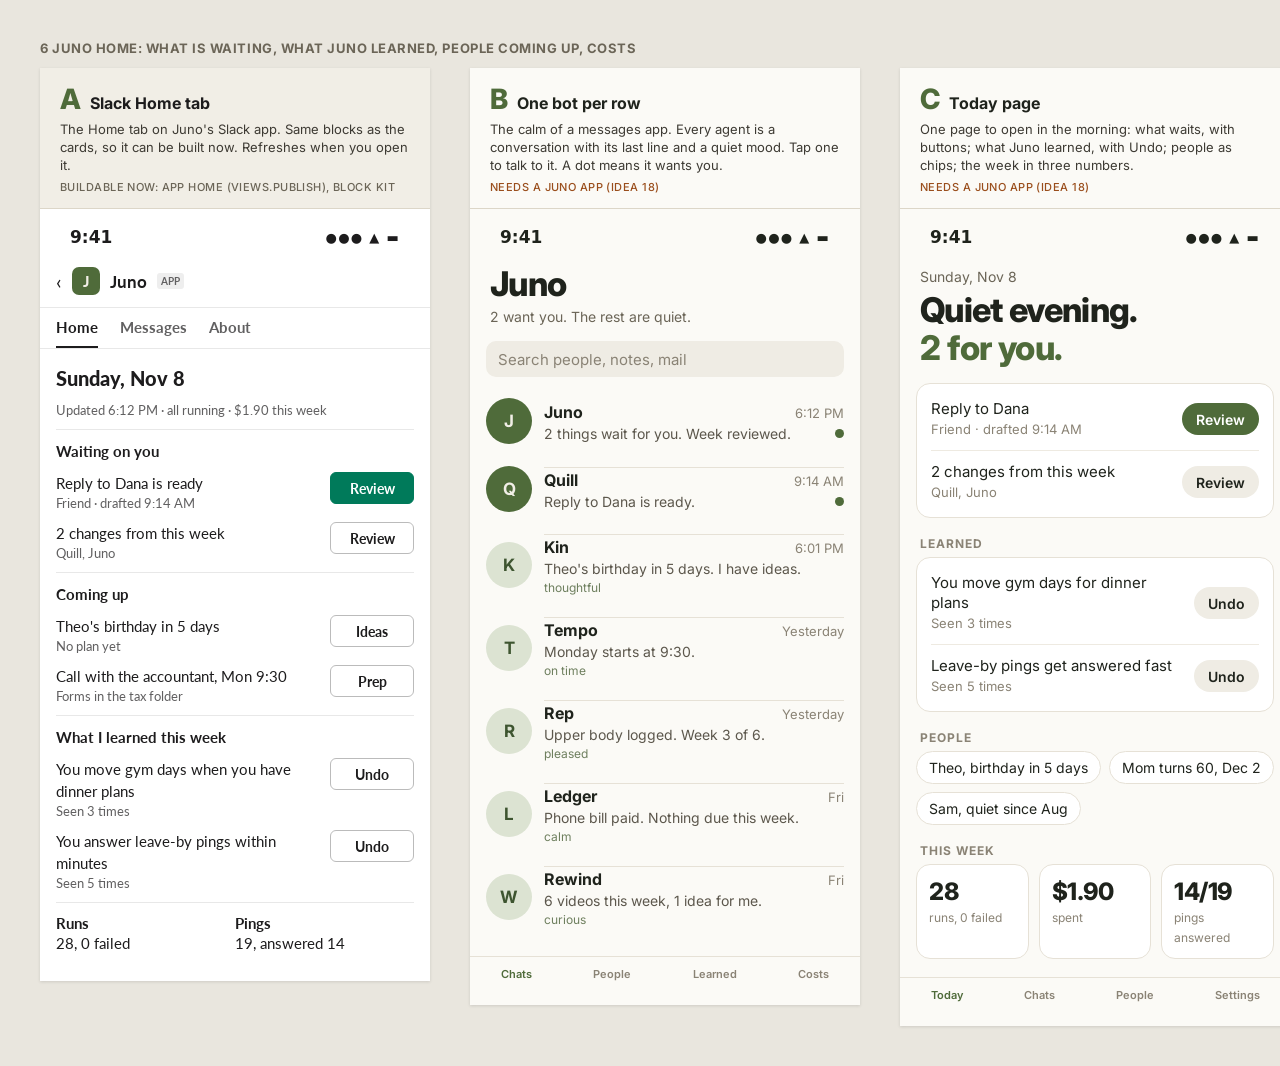
<file: docs/design/6-home.html>
<!doctype html>
<html><head><meta charset="utf-8"><title>6 Juno home</title><link rel="stylesheet" href="kit.css">
<style>
.tabs { display: flex; gap: 22px; padding: 0 16px; border-bottom: 1px solid #E8E8E8; font-size: 15px; font-weight: 700; color: #616061; }
.tabs span { padding: 10px 0; }
.tabs .on { color: #1D1C1D; border-bottom: 2px solid #1D1C1D; }
.home { padding: 16px 16px 28px; display: flex; flex-direction: column; gap: 10px; }
.app { background: #FBFAF6; font-family: Inter, sans-serif; color: #1F231C; }
.app .status { color: #1F231C; }
.big { font-weight: 800; font-size: 34px; line-height: 38px; letter-spacing: -.02em; padding: 4px 20px 4px; }
.sub { font-size: 14px; line-height: 20px; color: #6B6557; padding: 0 20px 14px; }
.search { margin: 0 16px 10px; height: 36px; border-radius: 10px; background: #EFECE4; display: flex; align-items: center; padding: 0 12px; font-size: 15px; color: #8A8375; }
.bot { display: flex; gap: 12px; align-items: center; padding: 11px 16px; }
.bot + .bot .txt { border-top: 1px solid #E6E1D6; }
.bav { width: 46px; height: 46px; border-radius: 23px; display: flex; align-items: center; justify-content: center; font-weight: 700; font-size: 17px; color: #F1EEE6; flex-shrink: 0; background: #4F6B3A; }
.bav.l { background: #DCE3D2; color: #3E5530; }
.txt { flex: 1; min-width: 0; display: flex; flex-direction: column; gap: 2px; padding-top: 2px; }
.nm { display: flex; justify-content: space-between; align-items: baseline; font-weight: 700; font-size: 16px; }
.nm span { font-weight: 400; font-size: 13px; color: #8A8375; }
.ln { font-size: 14px; line-height: 19px; color: #5C574C; display: flex; justify-content: space-between; gap: 8px; }
.ln b { width: 9px; height: 9px; border-radius: 5px; background: #4F6B3A; flex-shrink: 0; margin-top: 5px; }
.mood { font-size: 12px; color: #6E7F5E; }
.sec2 { padding: 18px 20px 6px; font-weight: 700; font-size: 12px; letter-spacing: .08em; text-transform: uppercase; color: #8A8375; }
.card { margin: 0 16px; background: #fff; border-radius: 14px; border: 1px solid #E6E1D6; padding: 4px 14px; }
.crow { display: flex; gap: 10px; align-items: center; padding: 11px 0; }
.crow + .crow { border-top: 1px solid #EEEAE1; }
.crow .t { flex: 1; min-width: 0; font-size: 15px; line-height: 20px; }
.crow .t small { display: block; font-size: 13px; color: #8A8375; }
.pill { height: 32px; padding: 0 14px; border-radius: 16px; font-weight: 600; font-size: 14px; display: inline-flex; align-items: center; background: #EFECE4; color: #1F231C; flex-shrink: 0; }
.pill.p { background: #4F6B3A; color: #fff; }
.nums { display: flex; margin: 0 16px; gap: 10px; }
.num { flex: 1; background: #fff; border: 1px solid #E6E1D6; border-radius: 14px; padding: 12px; }
.num b { display: block; font-weight: 800; font-size: 24px; letter-spacing: -.02em; }
.num span { font-size: 12px; color: #8A8375; }
.chips { display: flex; gap: 8px; flex-wrap: wrap; padding: 0 16px; }
.chip { background: #fff; border: 1px solid #E6E1D6; border-radius: 18px; padding: 7px 12px; font-size: 14px; }
.tabbar { display: flex; justify-content: space-around; padding: 10px 0 24px; border-top: 1px solid #E6E1D6; font-size: 11px; font-weight: 600; color: #8A8375; margin-top: 18px; }
.tabbar .on { color: #4F6B3A; }
</style></head>
<body>
<div class="lbl">6 Juno home: what is waiting, what Juno learned, people coming up, costs</div>
<div class="row">

<!-- A -->
<div class="phone">
  <div class="note"><div class="top"><div class="letter">A</div><div class="title">Slack Home tab</div></div>
    <div class="idea">The Home tab on Juno's Slack app. Same blocks as the cards, so it can be built now. Refreshes when you open it.</div>
    <div class="kit">Buildable now: App Home (views.publish), Block Kit</div></div>
  <div class="chrome"></div>
  <div class="tabs"><span class="on">Home</span><span>Messages</span><span>About</span></div>
  <div class="home">
    <div class="hdr">Sunday, Nov 8</div>
    <div class="ctx">Updated 6:12 PM · all running · $1.90 this week</div>
    <div class="div"></div>
    <div class="s"><b>Waiting on you</b></div>
    <div class="sec"><div class="grow"><div class="s">Reply to Dana is ready</div><div class="ctx">Friend · drafted 9:14 AM</div></div><span class="btn p">Review</span></div>
    <div class="sec"><div class="grow"><div class="s">2 changes from this week</div><div class="ctx">Quill, Juno</div></div><span class="btn">Review</span></div>
    <div class="div"></div>
    <div class="s"><b>Coming up</b></div>
    <div class="sec"><div class="grow"><div class="s">Theo's birthday in 5 days</div><div class="ctx">No plan yet</div></div><span class="btn">Ideas</span></div>
    <div class="sec"><div class="grow"><div class="s">Call with the accountant, Mon 9:30</div><div class="ctx">Forms in the tax folder</div></div><span class="btn">Prep</span></div>
    <div class="div"></div>
    <div class="s"><b>What I learned this week</b></div>
    <div class="sec"><div class="grow"><div class="s">You move gym days when you have dinner plans</div><div class="ctx">Seen 3 times</div></div><span class="btn">Undo</span></div>
    <div class="sec"><div class="grow"><div class="s">You answer leave-by pings within minutes</div><div class="ctx">Seen 5 times</div></div><span class="btn">Undo</span></div>
    <div class="div"></div>
    <div class="fields"><div><b>Runs</b><br>28, 0 failed</div><div><b>Pings</b><br>19, answered 14</div></div>
  </div>
</div>

<!-- B -->
<div class="phone app">
  <div class="note app"><div class="top"><div class="letter">B</div><div class="title">One bot per row</div></div>
    <div class="idea">The calm of a messages app. Every agent is a conversation with its last line and a quiet mood. Tap one to talk to it. A dot means it wants you.</div>
    <div class="kit">Needs a Juno app (idea 18)</div></div>
  <div class="status"><span>9:41</span><span style="font-size:13px;letter-spacing:.1em">●●● ▲ ▬</span></div>
  <div class="big">Juno</div>
  <div class="sub">2 want you. The rest are quiet.</div>
  <div class="search">Search people, notes, mail</div>
  <div class="bot"><div class="bav">J</div><div class="txt"><div class="nm">Juno<span>6:12 PM</span></div><div class="ln">2 things wait for you. Week reviewed.<b></b></div></div></div>
  <div class="bot"><div class="bav">Q</div><div class="txt"><div class="nm">Quill<span>9:14 AM</span></div><div class="ln">Reply to Dana is ready.<b></b></div></div></div>
  <div class="bot"><div class="bav l">K</div><div class="txt"><div class="nm">Kin<span>6:01 PM</span></div><div class="ln">Theo's birthday in 5 days. I have ideas.</div><div class="mood">thoughtful</div></div></div>
  <div class="bot"><div class="bav l">T</div><div class="txt"><div class="nm">Tempo<span>Yesterday</span></div><div class="ln">Monday starts at 9:30.</div><div class="mood">on time</div></div></div>
  <div class="bot"><div class="bav l">R</div><div class="txt"><div class="nm">Rep<span>Yesterday</span></div><div class="ln">Upper body logged. Week 3 of 6.</div><div class="mood">pleased</div></div></div>
  <div class="bot"><div class="bav l">L</div><div class="txt"><div class="nm">Ledger<span>Fri</span></div><div class="ln">Phone bill paid. Nothing due this week.</div><div class="mood">calm</div></div></div>
  <div class="bot"><div class="bav l">W</div><div class="txt"><div class="nm">Rewind<span>Fri</span></div><div class="ln">6 videos this week, 1 idea for me.</div><div class="mood">curious</div></div></div>
  <div class="tabbar"><span class="on">Chats</span><span>People</span><span>Learned</span><span>Costs</span></div>
</div>

<!-- C -->
<div class="phone app">
  <div class="note app"><div class="top"><div class="letter">C</div><div class="title">Today page</div></div>
    <div class="idea">One page to open in the morning: what waits, with buttons; what Juno learned, with Undo; people as chips; the week in three numbers.</div>
    <div class="kit">Needs a Juno app (idea 18)</div></div>
  <div class="status"><span>9:41</span><span style="font-size:13px;letter-spacing:.1em">●●● ▲ ▬</span></div>
  <div class="sub" style="padding-top:6px;padding-bottom:0">Sunday, Nov 8</div>
  <div class="big" style="padding-bottom:16px">Quiet evening.<br><span style="color:#4F6B3A">2 for you.</span></div>
  <div class="card">
    <div class="crow"><div class="t">Reply to Dana<small>Friend · drafted 9:14 AM</small></div><span class="pill p">Review</span></div>
    <div class="crow"><div class="t">2 changes from this week<small>Quill, Juno</small></div><span class="pill">Review</span></div>
  </div>
  <div class="sec2">Learned</div>
  <div class="card">
    <div class="crow"><div class="t">You move gym days for dinner plans<small>Seen 3 times</small></div><span class="pill">Undo</span></div>
    <div class="crow"><div class="t">Leave-by pings get answered fast<small>Seen 5 times</small></div><span class="pill">Undo</span></div>
  </div>
  <div class="sec2">People</div>
  <div class="chips"><span class="chip">Theo, birthday in 5 days</span><span class="chip">Mom turns 60, Dec 2</span><span class="chip">Sam, quiet since Aug</span></div>
  <div class="sec2">This week</div>
  <div class="nums"><div class="num"><b>28</b><span>runs, 0 failed</span></div><div class="num"><b>$1.90</b><span>spent</span></div><div class="num"><b>14/19</b><span>pings answered</span></div></div>
  <div class="tabbar"><span class="on">Today</span><span>Chats</span><span>People</span><span>Settings</span></div>
</div>

</div>
<script src="chrome.js"></script>
</body></html>
</file>
<file: docs/design/kit.css>
@import url('https://fonts.googleapis.com/css2?family=Inter:wght@400;500;600;700;800&family=Lato:ital,wght@0,400;0,700;0,900;1,400&display=swap');
* { box-sizing: border-box; margin: 0; padding: 0; }
body { background: #E9E6DE; font-family: Lato, sans-serif; color: #1D1C1D; padding: 40px; }
.row { display: flex; gap: 40px; align-items: flex-start; }
.phone { width: 390px; background: #fff; flex-shrink: 0; box-shadow: 0 1px 3px rgba(0,0,0,.12); }
.note { background: #F1EEE6; border-bottom: 1px solid #DCD6C8; padding: 16px 20px 14px; display: flex; flex-direction: column; gap: 6px; font-family: Inter, sans-serif; }
.note .top { display: flex; align-items: baseline; gap: 10px; }
.note .letter { font-weight: 800; font-size: 28px; line-height: 30px; letter-spacing: -.02em; color: #4F6B3A; }
.note .title { font-weight: 700; font-size: 16px; line-height: 20px; }
.note .idea { font-size: 13px; line-height: 18px; color: #3D3A33; }
.note .kit { font-weight: 500; font-size: 11px; line-height: 14px; letter-spacing: .04em; text-transform: uppercase; color: #6B6557; }
.note.app .kit { color: #9A4E1C; }
.note.chosen { background: #4F6B3A; border-color: #3E5530; }
.note.chosen .letter, .note.chosen .title, .note.chosen .idea, .note.chosen .kit { color: #F1EEE6; }
.status { display: flex; justify-content: space-between; align-items: center; padding: 18px 30px 14px; font-family: system-ui, sans-serif; font-weight: 600; font-size: 17px; }
.dm { display: flex; align-items: center; gap: 10px; padding: 6px 16px 12px; border-bottom: 1px solid #E8E8E8; }
.dm .name { font-weight: 700; font-size: 17px; }
.av { width: 36px; height: 36px; border-radius: 8px; background: #4F6B3A; color: #F1EEE6; font-weight: 900; font-size: 18px; display: flex; align-items: center; justify-content: center; flex-shrink: 0; }
.av.sm { width: 28px; height: 28px; border-radius: 7px; font-size: 15px; }
.av.me { background: #8D7B68; }
.tag { font-weight: 700; font-size: 10px; color: #616061; background: #EEE; padding: 2px 4px; border-radius: 3px; }
.msgs { display: flex; flex-direction: column; gap: 18px; padding: 16px 16px 28px; }
.msg { display: flex; gap: 10px; align-items: flex-start; }
.body { flex: 1; min-width: 0; display: flex; flex-direction: column; gap: 8px; }
.nl { display: flex; align-items: center; gap: 6px; }
.nl b { font-size: 15px; }
.nl .t { font-size: 12px; color: #616061; }
.s { font-size: 15px; line-height: 22px; }
.ctx { font-size: 13px; line-height: 18px; color: #616061; display: flex; gap: 6px; align-items: flex-start; }
.hdr { font-weight: 900; font-size: 20px; line-height: 26px; }
.div { height: 1px; background: #E8E8E8; }
.quote { border-left: 4px solid #DDD; padding-left: 10px; font-size: 15px; line-height: 22px; }
.acts { display: flex; flex-wrap: wrap; gap: 8px; }
.btn { height: 32px; padding: 0 12px; border: 1px solid #BBB; border-radius: 6px; font-weight: 700; font-size: 14px; display: inline-flex; align-items: center; background: #fff; white-space: nowrap; }
.btn.p { background: #007A5A; border-color: #007A5A; color: #fff; }
.btn.d { background: #E01E5A; border-color: #E01E5A; color: #fff; }
.btn.o { font-size: 16px; letter-spacing: .05em; }
.sec { display: flex; gap: 10px; align-items: flex-start; }
.sec > .s, .sec > .grow { flex: 1; min-width: 0; }
.sec > .btn { flex-shrink: 0; width: 84px; justify-content: center; }
.fields { display: flex; flex-wrap: wrap; row-gap: 8px; font-size: 15px; line-height: 20px; }
.fields > div { width: 50%; padding-right: 8px; }
.dot { width: 12px; height: 12px; border-radius: 6px; flex-shrink: 0; margin-top: 3px; }
.g { background: #2BAC76; } .a { background: #E8A723; } .gr { background: #BBB; }
.state { display: flex; align-items: center; gap: 8px; font-family: Inter, sans-serif; font-weight: 600; font-size: 11px; letter-spacing: .06em; text-transform: uppercase; color: #6B6557; }
.state::before, .state::after { content: ""; height: 1px; flex: 1; background: #DCD6C8; }
.chk { display: flex; gap: 10px; align-items: flex-start; font-size: 15px; line-height: 22px; }
.box { width: 18px; height: 18px; border: 1.5px solid #888; border-radius: 4px; flex-shrink: 0; margin-top: 2px; display: flex; align-items: center; justify-content: center; color: #fff; font-size: 12px; font-weight: 900; }
.box.on { background: #1264A3; border-color: #1264A3; }
.mono { font-family: ui-monospace, Consolas, monospace; font-size: 13px; line-height: 19px; background: #F8F8F8; border: 1px solid #E8E8E8; border-radius: 4px; padding: 6px 8px; }
.del, .add { color: #1D1C1D; }
.lbl { font-family: Inter, sans-serif; font-weight: 700; font-size: 13px; letter-spacing: .04em; text-transform: uppercase; color: #6B6557; padding: 0 0 12px; }
.reacts { display: flex; gap: 6px; }
.react { font-size: 12px; line-height: 16px; padding: 2px 7px; border: 1px solid #DDD; border-radius: 12px; background: #F8F8F8; color: #616061; }
.react.on { border-color: #1264A3; background: #E8F1FA; color: #1264A3; }
.link { color: #1264A3; font-weight: 700; }
</file>
